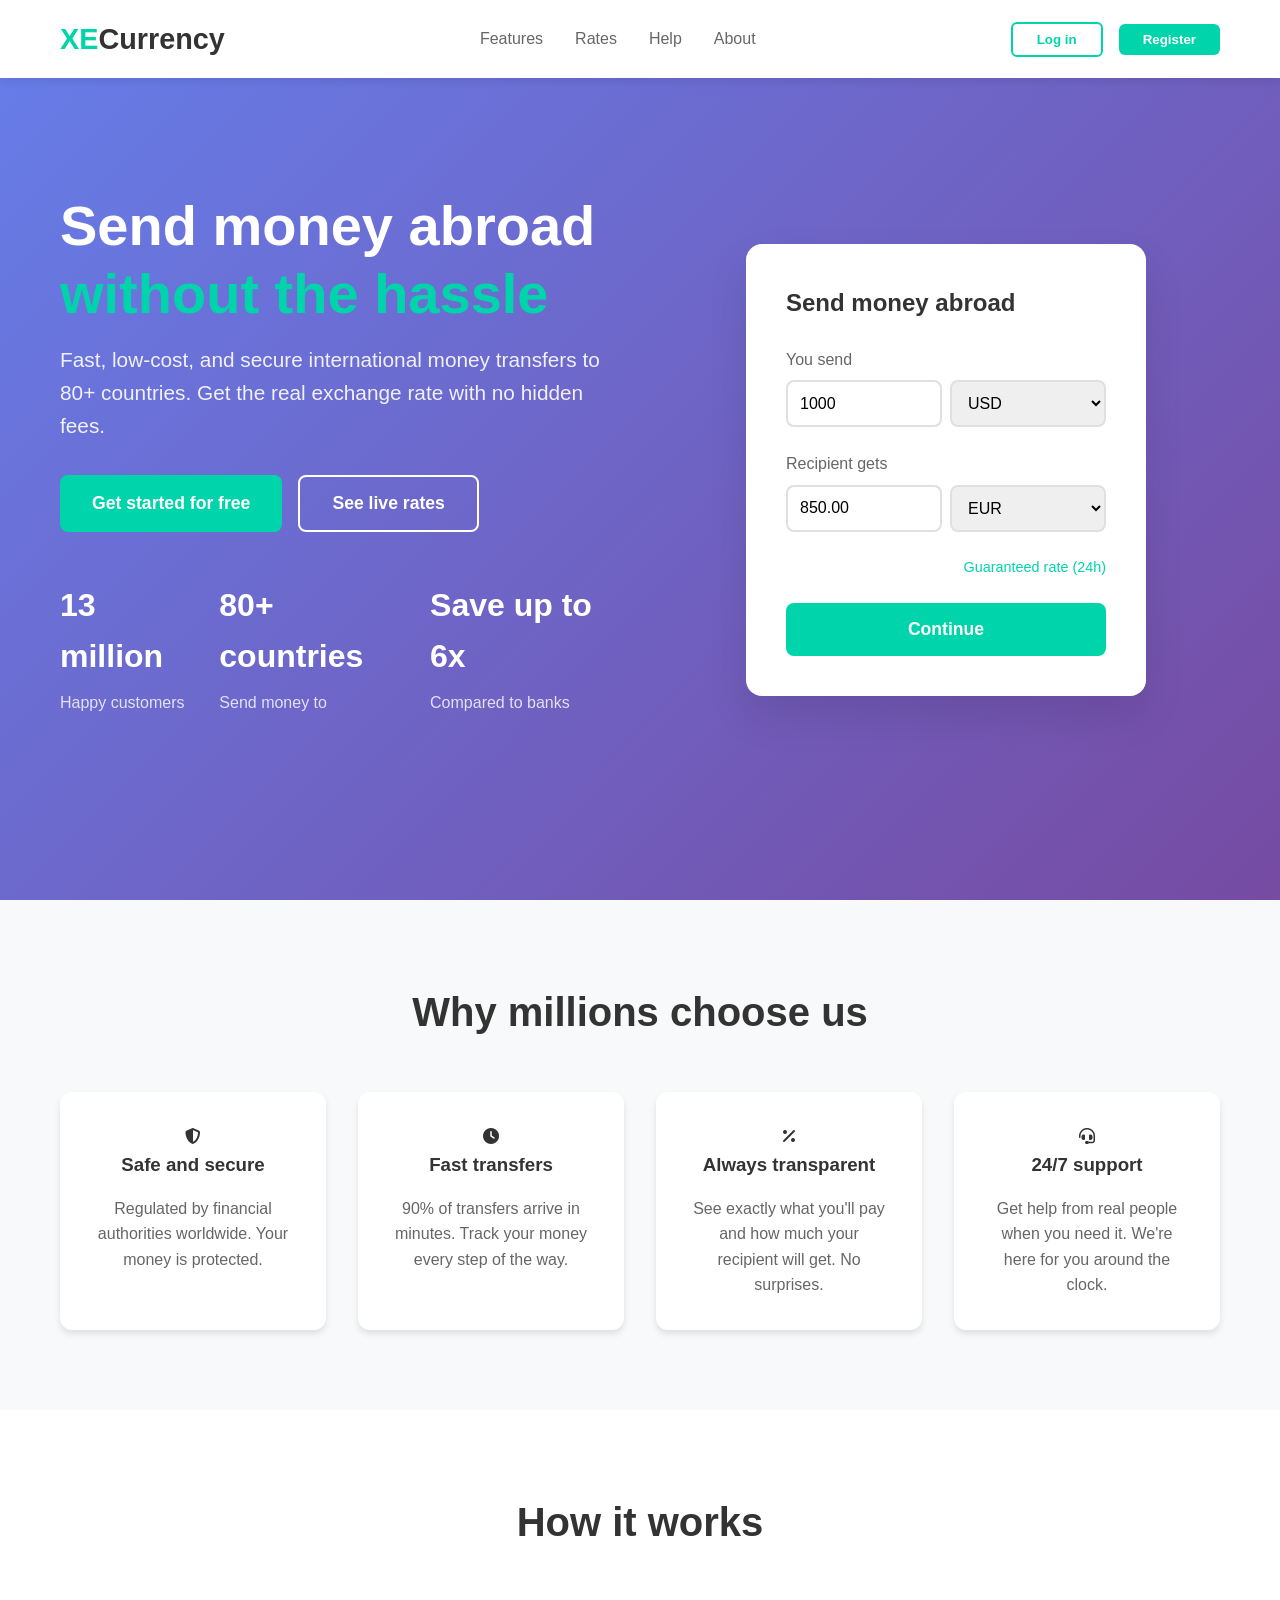
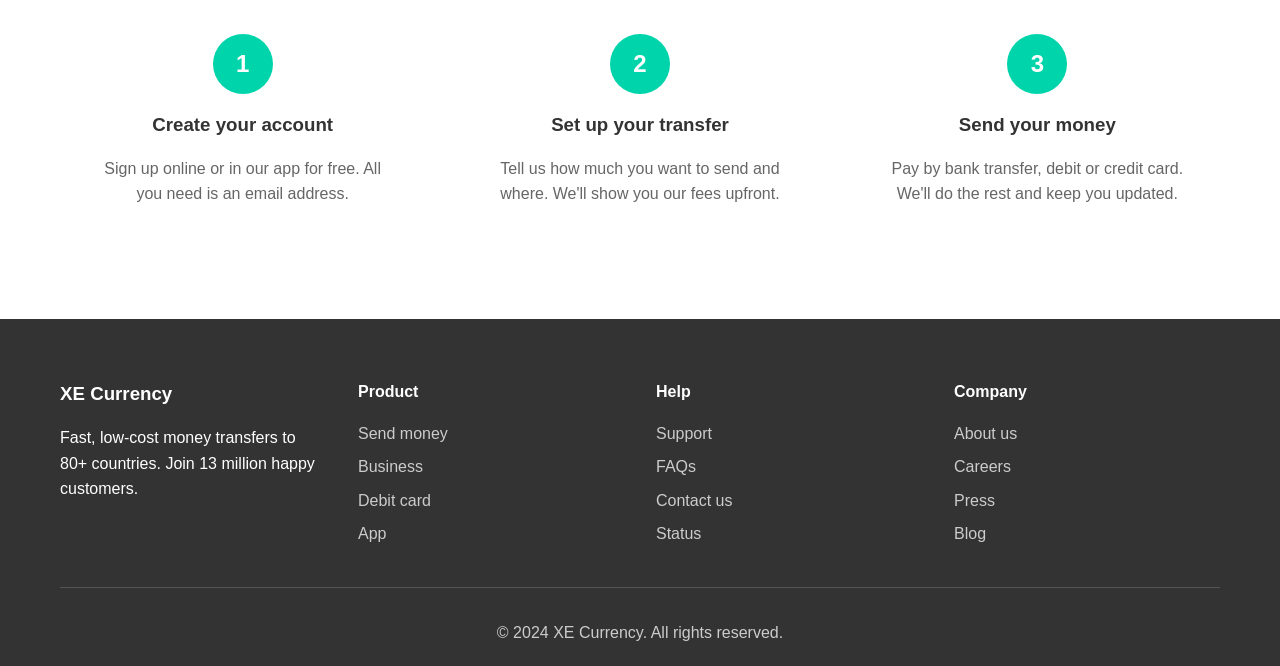
<file: landing.html>
<!DOCTYPE html>
<html lang="en">
<head>
    <meta charset="UTF-8">
    <meta name="viewport" content="width=device-width, initial-scale=1.0">
    <title>XE Currency - Send Money Abroad</title>
    <link rel="stylesheet" href="landing-styles.css">
    <link rel="icon" type="image/png" href="Assets/favicon.png">
    <link rel="stylesheet" href="https://cdnjs.cloudflare.com/ajax/libs/font-awesome/6.4.0/css/all.min.css">
</head>
<body>
    <!-- Navigation -->
    <nav class="navbar">
        <div class="nav-container">
            <div class="nav-logo">
                <h1>XE<span>Currency</span></h1>
            </div>
            <div class="nav-menu">
                <a href="#features">Features</a>
                <a href="#rates">Rates</a>
                <a href="#help">Help</a>
                <a href="#about">About</a>
            </div>
            <div class="nav-buttons">
                <button class="btn-login" onclick="openLoginModal()">Log in</button>
                <button class="btn-register" onclick="openRegisterModal()">Register</button>
            </div>
            <div class="hamburger" onclick="toggleMobileMenu()">
                <i class="fas fa-bars"></i>
            </div>
        </div>
    </nav>

    <!-- Hero Section -->
    <section class="hero">
        <div class="hero-container">
            <div class="hero-content">
                <h1>Send money abroad<br><span class="highlight">without the hassle</span></h1>
                <p>Fast, low-cost, and secure international money transfers to 80+ countries. Get the real exchange rate with no hidden fees.</p>
                
                <div class="hero-cta">
                    <button class="btn-primary" onclick="openRegisterModal()">Get started for free</button>
                    <button class="btn-secondary" onclick="scrollToCalculator()">See live rates</button>
                </div>

                <div class="hero-stats">
                    <div class="stat">
                        <h3>13 million</h3>
                        <p>Happy customers</p>
                    </div>
                    <div class="stat">
                        <h3>80+ countries</h3>
                        <p>Send money to</p>
                    </div>
                    <div class="stat">
                        <h3>Save up to 6x</h3>
                        <p>Compared to banks</p>
                    </div>
                </div>
            </div>
            <div class="hero-calculator">
                <div class="calculator-card">
                    <h3>Send money abroad</h3>
                    <div class="calculator-form">
                        <div class="form-group">
                            <label>You send</label>
                            <div class="input-group">
                                <input type="number" id="sendAmount" value="1000" min="1">
                                <select id="sendCurrency">
                                    <option value="USD">USD</option>
                                    <option value="EUR">EUR</option>
                                    <option value="GBP">GBP</option>
                                </select>
                            </div>
                        </div>
                        <div class="form-group">
                            <label>Recipient gets</label>
                            <div class="input-group">
                                <input type="number" id="receiveAmount" readonly>
                                <select id="receiveCurrency">
                                    <option value="EUR">EUR</option>
                                    <option value="GBP">GBP</option>
                                    <option value="INR">INR</option>
                                </select>
                            </div>
                        </div>
                        <div class="rate-info">
                            <span>1 USD = 0.85 EUR</span>
                            <a href="#">Guaranteed rate (24h)</a>
                        </div>
                        <button class="btn-send" onclick="openRegisterModal()">Continue</button>
                    </div>
                </div>
            </div>
        </div>
    </section>

    <!-- Features Section -->
    <section class="features">
        <div class="container">
            <h2>Why millions choose us</h2>
            <div class="features-grid">
                <div class="feature-card">
                    <i class="fas fa-shield-alt"></i>
                    <h3>Safe and secure</h3>
                    <p>Regulated by financial authorities worldwide. Your money is protected.</p>
                </div>
                <div class="feature-card">
                    <i class="fas fa-clock"></i>
                    <h3>Fast transfers</h3>
                    <p>90% of transfers arrive in minutes. Track your money every step of the way.</p>
                </div>
                <div class="feature-card">
                    <i class="fas fa-percentage"></i>
                    <h3>Always transparent</h3>
                    <p>See exactly what you'll pay and how much your recipient will get. No surprises.</p>
                </div>
                <div class="feature-card">
                    <i class="fas fa-headset"></i>
                    <h3>24/7 support</h3>
                    <p>Get help from real people when you need it. We're here for you around the clock.</p>
                </div>
            </div>
        </div>
    </section>

    <!-- How it works -->
    <section class="how-it-works">
        <div class="container">
            <h2>How it works</h2>
            <div class="steps">
                <div class="step">
                    <div class="step-number">1</div>
                    <h3>Create your account</h3>
                    <p>Sign up online or in our app for free. All you need is an email address.</p>
                </div>
                <div class="step">
                    <div class="step-number">2</div>
                    <h3>Set up your transfer</h3>
                    <p>Tell us how much you want to send and where. We'll show you our fees upfront.</p>
                </div>
                <div class="step">
                    <div class="step-number">3</div>
                    <h3>Send your money</h3>
                    <p>Pay by bank transfer, debit or credit card. We'll do the rest and keep you updated.</p>
                </div>
            </div>
        </div>
    </section>

    <!-- Footer -->
    <footer class="footer">
        <div class="container">
            <div class="footer-content">
                <div class="footer-section">
                    <h3>XE Currency</h3>
                    <p>Fast, low-cost money transfers to 80+ countries. Join 13 million happy customers.</p>
                </div>
                <div class="footer-section">
                    <h4>Product</h4>
                    <ul>
                        <li><a href="#">Send money</a></li>
                        <li><a href="#">Business</a></li>
                        <li><a href="#">Debit card</a></li>
                        <li><a href="#">App</a></li>
                    </ul>
                </div>
                <div class="footer-section">
                    <h4>Help</h4>
                    <ul>
                        <li><a href="#">Support</a></li>
                        <li><a href="#">FAQs</a></li>
                        <li><a href="#">Contact us</a></li>
                        <li><a href="#">Status</a></li>
                    </ul>
                </div>
                <div class="footer-section">
                    <h4>Company</h4>
                    <ul>
                        <li><a href="#">About us</a></li>
                        <li><a href="#">Careers</a></li>
                        <li><a href="#">Press</a></li>
                        <li><a href="#">Blog</a></li>
                    </ul>
                </div>
            </div>
            <div class="footer-bottom">
                <p>&copy; 2024 XE Currency. All rights reserved.</p>
            </div>
        </div>
    </footer>

    <!-- Login Modal -->
    <div id="loginModal" class="modal">
        <div class="modal-content">
            <span class="close" onclick="closeLoginModal()">&times;</span>
            <h2>Welcome back</h2>
            <form id="loginForm">
                <div class="form-group">
                    <label>Email address</label>
                    <input type="email" id="loginEmail" required>
                </div>
                <div class="form-group">
                    <label>Password</label>
                    <input type="password" id="loginPassword" required>
                </div>
                <div class="form-options">
                    <label>
                        <input type="checkbox"> Remember me
                    </label>
                    <a href="#">Forgot password?</a>
                </div>
                <button type="submit" class="btn-primary">Log in</button>
            </form>
            <p class="form-footer">
                Don't have an account? <a href="#" onclick="switchToRegister()">Sign up</a>
            </p>
        </div>
    </div>

    <!-- Register Modal -->
    <div id="registerModal" class="modal">
        <div class="modal-content">
            <span class="close" onclick="closeRegisterModal()">&times;</span>
            <h2>Create your account</h2>
            <form id="registerForm">
                <div class="form-group">
                    <label>Email address</label>
                    <input type="email" id="registerEmail" required>
                </div>
                <div class="form-group">
                    <label>Create password</label>
                    <input type="password" id="registerPassword" required minlength="8">
                </div>
                <div class="form-group">
                    <label>Confirm password</label>
                    <input type="password" id="confirmPassword" required minlength="8">
                </div>
                <div class="form-checkbox">
                    <label>
                        <input type="checkbox" required>
                        I agree to the <a href="#">Terms of Service</a> and <a href="#">Privacy Policy</a>
                    </label>
                </div>
                <button type="submit" class="btn-primary">Create account</button>
            </form>
            <p class="form-footer">
                Already have an account? <a href="#" onclick="switchToLogin()">Log in</a>
            </p>
        </div>
    </div>

    <script src="landing-script.js"></script>
</body>
</html>
</file>
<file: landing-styles.css>
/* Reset and base styles */
* {
  margin: 0;
  padding: 0;
  box-sizing: border-box;
}

body {
  font-family: -apple-system, BlinkMacSystemFont, 'Segoe UI', Roboto, Oxygen,
    Ubuntu, Cantarell, sans-serif;
  line-height: 1.6;
  color: #333;
  background-color: #fff;
}

.container {
  max-width: 1200px;
  margin: 0 auto;
  padding: 0 20px;
}

/* Navigation */
.navbar {
  background: #fff;
  box-shadow: 0 2px 10px rgba(0, 0, 0, 0.1);
  position: fixed;
  top: 0;
  width: 100%;
  z-index: 1000;
}

.nav-container {
  max-width: 1200px;
  margin: 0 auto;
  padding: 1rem 20px;
  display: flex;
  justify-content: space-between;
  align-items: center;
}

.nav-logo h1 {
  color: #00d4aa;
  font-size: 1.8rem;
  font-weight: 700;
}

.nav-logo span {
  color: #333;
}

.nav-menu {
  display: flex;
  gap: 2rem;
}

.nav-menu a {
  text-decoration: none;
  color: #666;
  font-weight: 500;
  transition: color 0.3s;
}

.nav-menu a:hover {
  color: #00d4aa;
}

.nav-buttons {
  display: flex;
  gap: 1rem;
  align-items: center;
}

.btn-login,
.btn-register {
  padding: 0.5rem 1.5rem;
  border: none;
  border-radius: 6px;
  font-weight: 600;
  cursor: pointer;
  transition: all 0.3s;
}

.btn-login {
  background: transparent;
  color: #00d4aa;
  border: 2px solid #00d4aa;
}

.btn-register {
  background: #00d4aa;
  color: white;
}

.btn-login:hover {
  background: #00d4aa;
  color: white;
}

.btn-register:hover {
  background: #00b894;
}

.hamburger {
  display: none;
  font-size: 1.5rem;
  cursor: pointer;
}

/* Hero Section */
.hero {
  background: linear-gradient(135deg, #667eea 0%, #764ba2 100%);
  color: white;
  padding: 120px 0 80px;
  min-height: 100vh;
  display: flex;
  align-items: center;
}

.hero-container {
  max-width: 1200px;
  margin: 0 auto;
  padding: 0 20px;
  display: grid;
  grid-template-columns: 1fr 1fr;
  gap: 4rem;
  align-items: center;
}

.hero-content h1 {
  font-size: 3.5rem;
  font-weight: 700;
  margin-bottom: 1rem;
  line-height: 1.2;
}

.highlight {
  color: #00d4aa;
}

.hero-content p {
  font-size: 1.3rem;
  margin-bottom: 2rem;
  opacity: 0.9;
}

.hero-cta {
  display: flex;
  gap: 1rem;
  margin-bottom: 3rem;
}

.btn-primary,
.btn-secondary {
  padding: 1rem 2rem;
  border: none;
  border-radius: 8px;
  font-size: 1.1rem;
  font-weight: 600;
  cursor: pointer;
  transition: all 0.3s;
}

.btn-primary {
  background: #00d4aa;
  color: white;
}

.btn-secondary {
  background: transparent;
  color: white;
  border: 2px solid white;
}

.btn-primary:hover {
  background: #00b894;
  transform: translateY(-2px);
}

.btn-secondary:hover {
  background: white;
  color: #667eea;
}

.hero-stats {
  display: flex;
  gap: 2rem;
}

.stat h3 {
  font-size: 2rem;
  font-weight: 700;
  margin-bottom: 0.5rem;
}

.stat p {
  font-size: 1rem;
  opacity: 0.8;
}

/* Calculator Card */
.hero-calculator {
  display: flex;
  justify-content: center;
}

.calculator-card {
  background: white;
  border-radius: 16px;
  padding: 2.5rem;
  box-shadow: 0 20px 40px rgba(0, 0, 0, 0.1);
  width: 100%;
  max-width: 400px;
}

.calculator-card h3 {
  color: #333;
  margin-bottom: 1.5rem;
  font-size: 1.5rem;
}

.form-group {
  margin-bottom: 1.5rem;
}

.form-group label {
  display: block;
  margin-bottom: 0.5rem;
  color: #666;
  font-weight: 500;
}

.input-group {
  display: flex;
  gap: 0.5rem;
}

.input-group input,
.input-group select {
  flex: 1;
  padding: 0.75rem;
  border: 2px solid #e0e0e0;
  border-radius: 8px;
  font-size: 1rem;
}

.input-group input:focus,
.input-group select:focus {
  outline: none;
  border-color: #00d4aa;
}

.rate-info {
  display: flex;
  justify-content: space-between;
  align-items: center;
  margin-bottom: 1.5rem;
  font-size: 0.9rem;
}

.rate-info a {
  color: #00d4aa;
  text-decoration: none;
}

.btn-send {
  width: 100%;
  padding: 1rem;
  background: #00d4aa;
  color: white;
  border: none;
  border-radius: 8px;
  font-size: 1.1rem;
  font-weight: 600;
  cursor: pointer;
  transition: background 0.3s;
}

.btn-send:hover {
  background: #00b894;
}

/* Features Section */
.features {
  padding: 80px 0;
  background: #f8f9fa;
}

.features h2 {
  text-align: center;
  font-size: 2.5rem;
  margin-bottom: 3rem;
  color: #333;
}

.features-grid {
  display: grid;
  grid-template-columns: repeat(auto-fit, minmax(250px, 1fr));
  gap: 2rem;
}

.feature-card {
  background: white;
  padding: 2rem;
  border-radius: 12px;
  text-align: center;
  box-shadow: 0 4px 6px rgba(0, 0, 0, 0.1);
  transition: transform 0.3s;
}

.feature-card:hover {
  transform: translateY(-5px);
}

.feature-icon {
  font-size: 3rem;
  color: #00d4aa;
  margin-bottom: 1rem;
}

.feature-card h3 {
  margin-bottom: 1rem;
  color: #333;
}

.feature-card p {
  color: #666;
}

/* How it works */
.how-it-works {
  padding: 80px 0;
}

.how-it-works h2 {
  text-align: center;
  font-size: 2.5rem;
  margin-bottom: 3rem;
  color: #333;
}

.steps {
  display: grid;
  grid-template-columns: repeat(auto-fit, minmax(300px, 1fr));
  gap: 2rem;
}

.step {
  text-align: center;
  padding: 2rem;
}

.step-number {
  width: 60px;
  height: 60px;
  background: #00d4aa;
  color: white;
  border-radius: 50%;
  display: flex;
  align-items: center;
  justify-content: center;
  font-size: 1.5rem;
  font-weight: bold;
  margin: 0 auto 1rem;
}

.step h3 {
  margin-bottom: 1rem;
  color: #333;
}

.step p {
  color: #666;
}

/* Footer */
.footer {
  background: #333;
  color: white;
  padding: 60px 0 20px;
}

.footer-content {
  display: grid;
  grid-template-columns: repeat(auto-fit, minmax(250px, 1fr));
  gap: 2rem;
  margin-bottom: 2rem;
}

.footer-section h3,
.footer-section h4 {
  margin-bottom: 1rem;
}

.footer-section ul {
  list-style: none;
}

.footer-section ul li {
  margin-bottom: 0.5rem;
}

.footer-section a {
  color: #ccc;
  text-decoration: none;
}

.footer-section a:hover {
  color: #00d4aa;
}

.footer-bottom {
  text-align: center;
  padding-top: 2rem;
  border-top: 1px solid #555;
  color: #ccc;
}

/* Modal Styles */
.modal {
  display: none;
  position: fixed;
  z-index: 2000;
  left: 0;
  top: 0;
  width: 100%;
  height: 100%;
  background-color: rgba(0, 0, 0, 0.5);
}

.modal-content {
  background-color: white;
  margin: 5% auto;
  padding: 2rem;
  border-radius: 12px;
  width: 90%;
  max-width: 400px;
  position: relative;
}

.close {
  position: absolute;
  right: 1rem;
  top: 1rem;
  font-size: 2rem;
  cursor: pointer;
  color: #999;
}

.close:hover {
  color: #333;
}

.modal-content h2 {
  margin-bottom: 1.5rem;
  color: #333;
}

.form-group {
  margin-bottom: 1.5rem;
}

.form-group label {
  display: block;
  margin-bottom: 0.5rem;
  color: #666;
  font-weight: 500;
}

.form-group input {
  width: 100%;
  padding: 0.75rem;
  border: 2px solid #e0e0e0;
  border-radius: 8px;
  font-size: 1rem;
}

.form-group input:focus {
  outline: none;
  border-color: #00d4aa;
}

.form-options {
  display: flex;
  justify-content: space-between;
  align-items: center;
  margin-bottom: 1.5rem;
  font-size: 0.9rem;
}

.form-checkbox {
  margin-bottom: 1.5rem;
}

.form-checkbox label {
  display: flex;
  align-items: center;
  gap: 0.5rem;
  font-size: 0.9rem;
}

.form-footer {
  text-align: center;
  margin-top: 1.5rem;
  color: #666;
}

.form-footer a {
  color: #00d4aa;
  text-decoration: none;
}

/* Responsive Design */
@media (max-width: 768px) {
  .nav-menu,
  .nav-buttons {
    display: none;
  }

  .hamburger {
    display: block;
  }

  .hero-container {
    grid-template-columns: 1fr;
    text-align: center;
  }

  .hero-content h1 {
    font-size: 2.5rem;
  }

  .hero-cta {
    flex-direction: column;
    align-items: center;
  }

  .hero-stats {
    flex-direction: column;
    gap: 1rem;
  }

  .calculator-card {
    margin: 0 1rem;
  }
}
</file>
